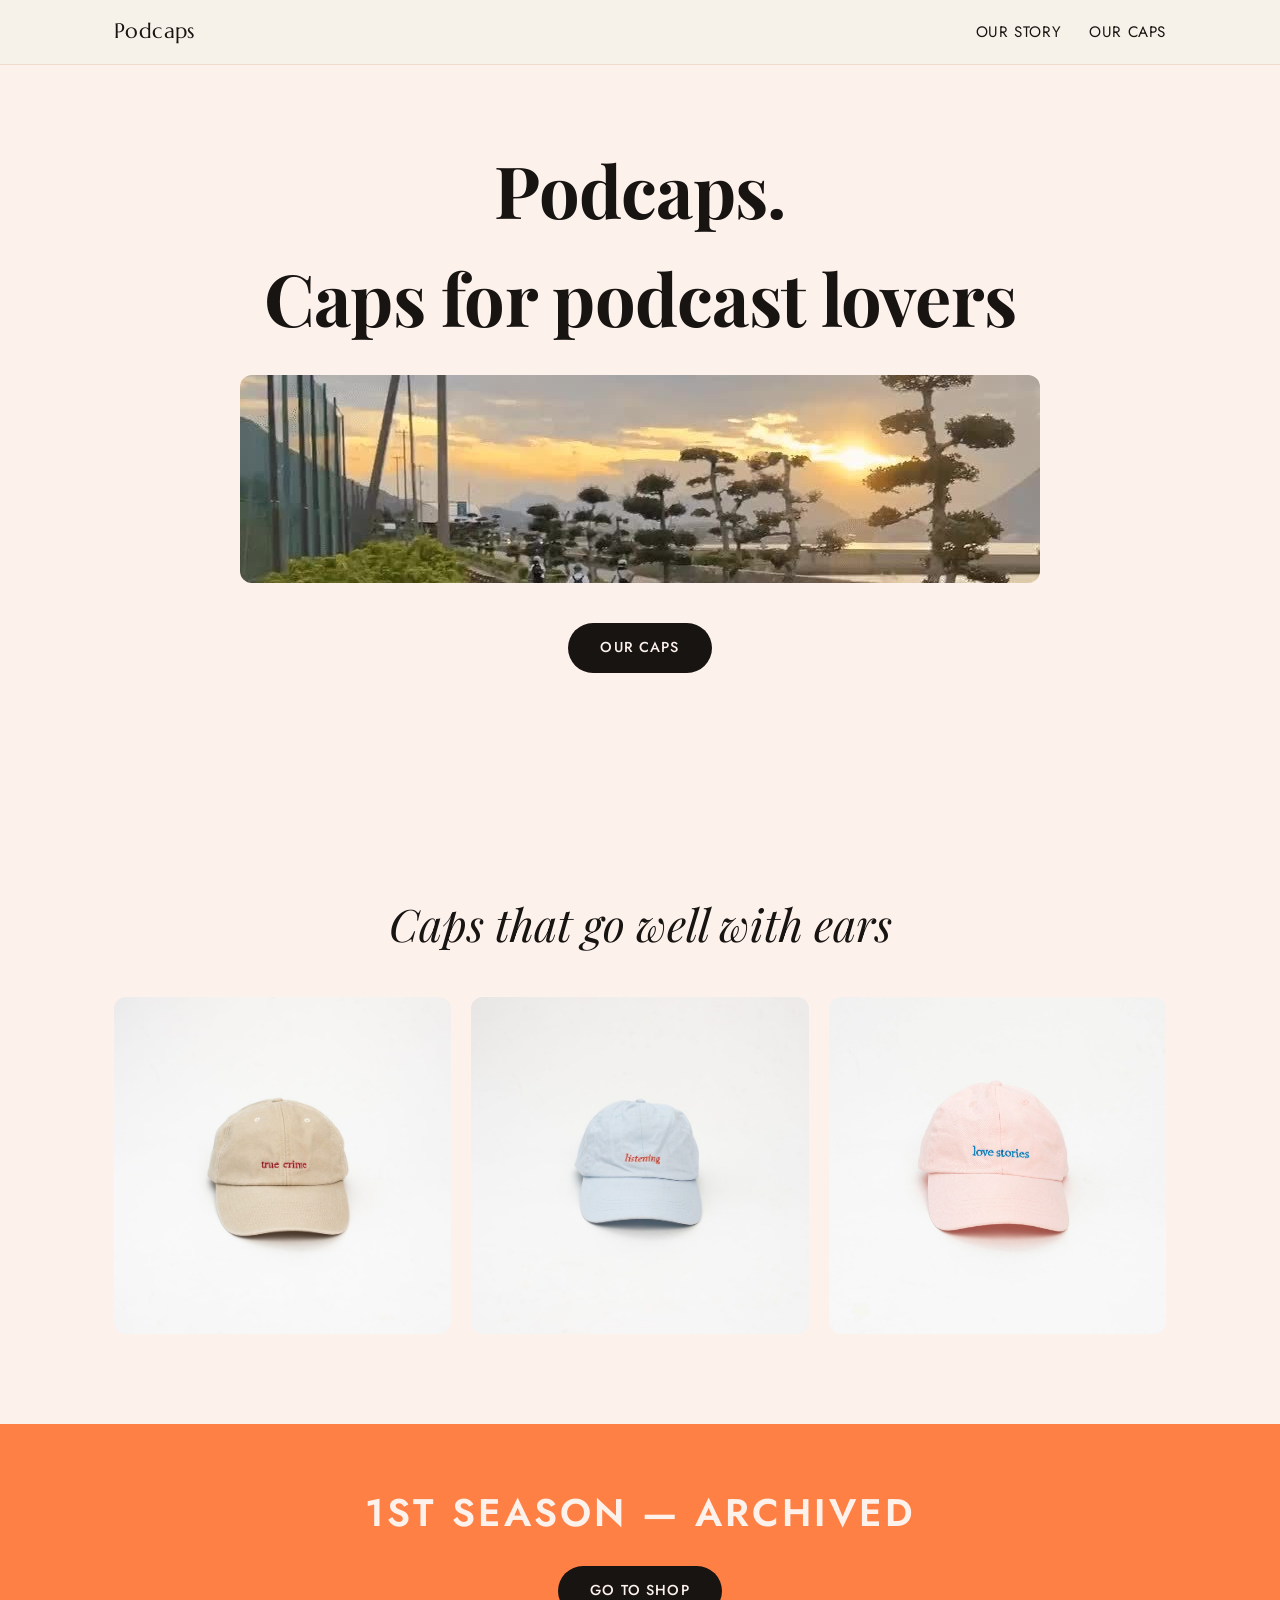
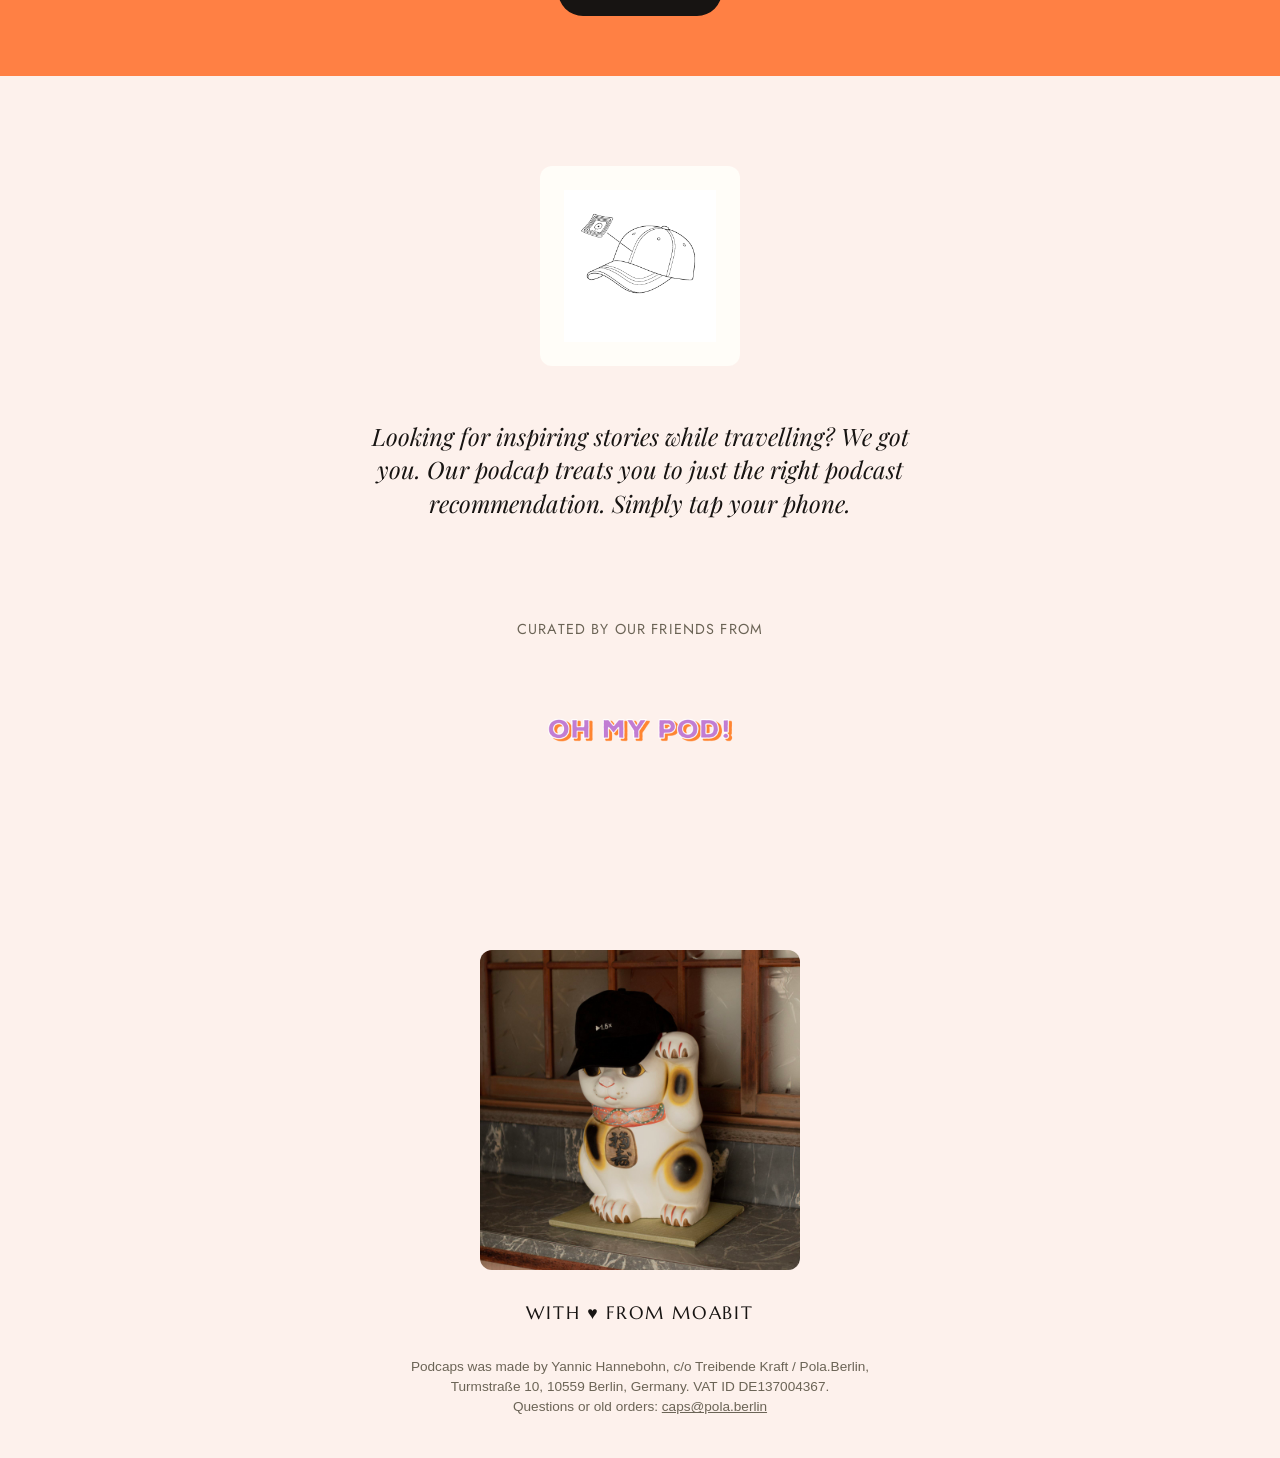
<file: index.html>
<!doctype html>
<html lang="en">
<head>
<meta charset="utf-8">
<meta name="viewport" content="width=device-width, initial-scale=1">
<title>Podcaps — Caps for podcast lovers</title>
<meta name="description" content="Podcaps: embroidered NFC caps for podcast lovers. Tap your cap, get a podcast recommendation. Archived static copy of podcaps.de.">
<link rel="stylesheet" href="css/style.css">
</head>
<body>

<header class="site-header">
  <div class="wrap">
    <a class="logo" href="index.html">Podcaps</a>
    <nav class="nav-links">
      <a href="#story">Our Story</a>
      <a href="shop.html">Our Caps</a>
    </nav>
  </div>
</header>

<section class="hero" id="story">
  <div class="wrap">
    <h1>Podcaps.<br>Caps for podcast lovers</h1>
    <video autoplay loop muted playsinline poster="images/hero-poster.jpg" style="max-width:800px;">
      <source src="images/hero.mp4" type="video/mp4">
    </video>
    <a class="btn" href="shop.html">Our Caps</a>
  </div>
</section>

<section class="highlight">
  <div class="wrap">
    <h2>Caps that go well with ears</h2>
    <div class="highlight-grid">
      <a class="hover-media" href="products/true-crime.html">
        <img class="still" src="images/products/true-crime.jpg" alt="true crime cap">
        <img class="rotate" src="images/products/true-crime-rotate.gif" alt="" aria-hidden="true">
      </a>
      <a class="hover-media" href="products/listening.html">
        <img class="still" src="images/products/listening.jpg" alt="listening cap">
        <img class="rotate" src="images/products/listening-rotate.gif" alt="" aria-hidden="true">
      </a>
      <a class="hover-media" href="products/love-stories.html">
        <img class="still" src="images/products/love-stories.jpg" alt="love stories cap">
        <img class="rotate" src="images/products/love-stories-rotate.gif" alt="" aria-hidden="true">
      </a>
    </div>
  </div>
</section>

<section class="season-banner">
  <div class="wrap">
    <h2>1ST SEASON — ARCHIVED</h2>
    <a class="btn" href="shop.html">Go to shop</a>
  </div>
</section>

<section class="value-prop">
  <div class="wrap value-prop">
    <img src="images/value-prop.jpg" alt="Listening to podcasts while travelling">
    <p>Looking for inspiring stories while travelling? We got you. Our podcap treats you to just the right podcast recommendation. Simply tap your phone.</p>
  </div>
</section>

<section class="partnership">
  <div class="wrap">
    <p>Curated by our friends from</p>
    <div class="partnership-images">
      <a href="https://ohmypod.de" target="_blank" rel="noopener noreferrer">
        <img src="images/partner-logo.png" alt="Oh My Pod logo">
      </a>
    </div>
  </div>
</section>

<footer class="site-footer">
  <div class="wrap">
    <img src="images/footer.jpg" alt="Podcaps — made in Moabit">
    <p class="footer-tagline">WITH ♥ FROM MOABIT</p>
    <p class="imprint">
      Podcaps was made by Yannic Hannebohn, c/o Treibende Kraft / Pola.Berlin,
      Turmstraße 10, 10559 Berlin, Germany. VAT ID DE137004367.<br>
      Questions or old orders: <a href="mailto:caps@pola.berlin">caps@pola.berlin</a>
    </p>
  </div>
</footer>

</body>
</html>
</file>
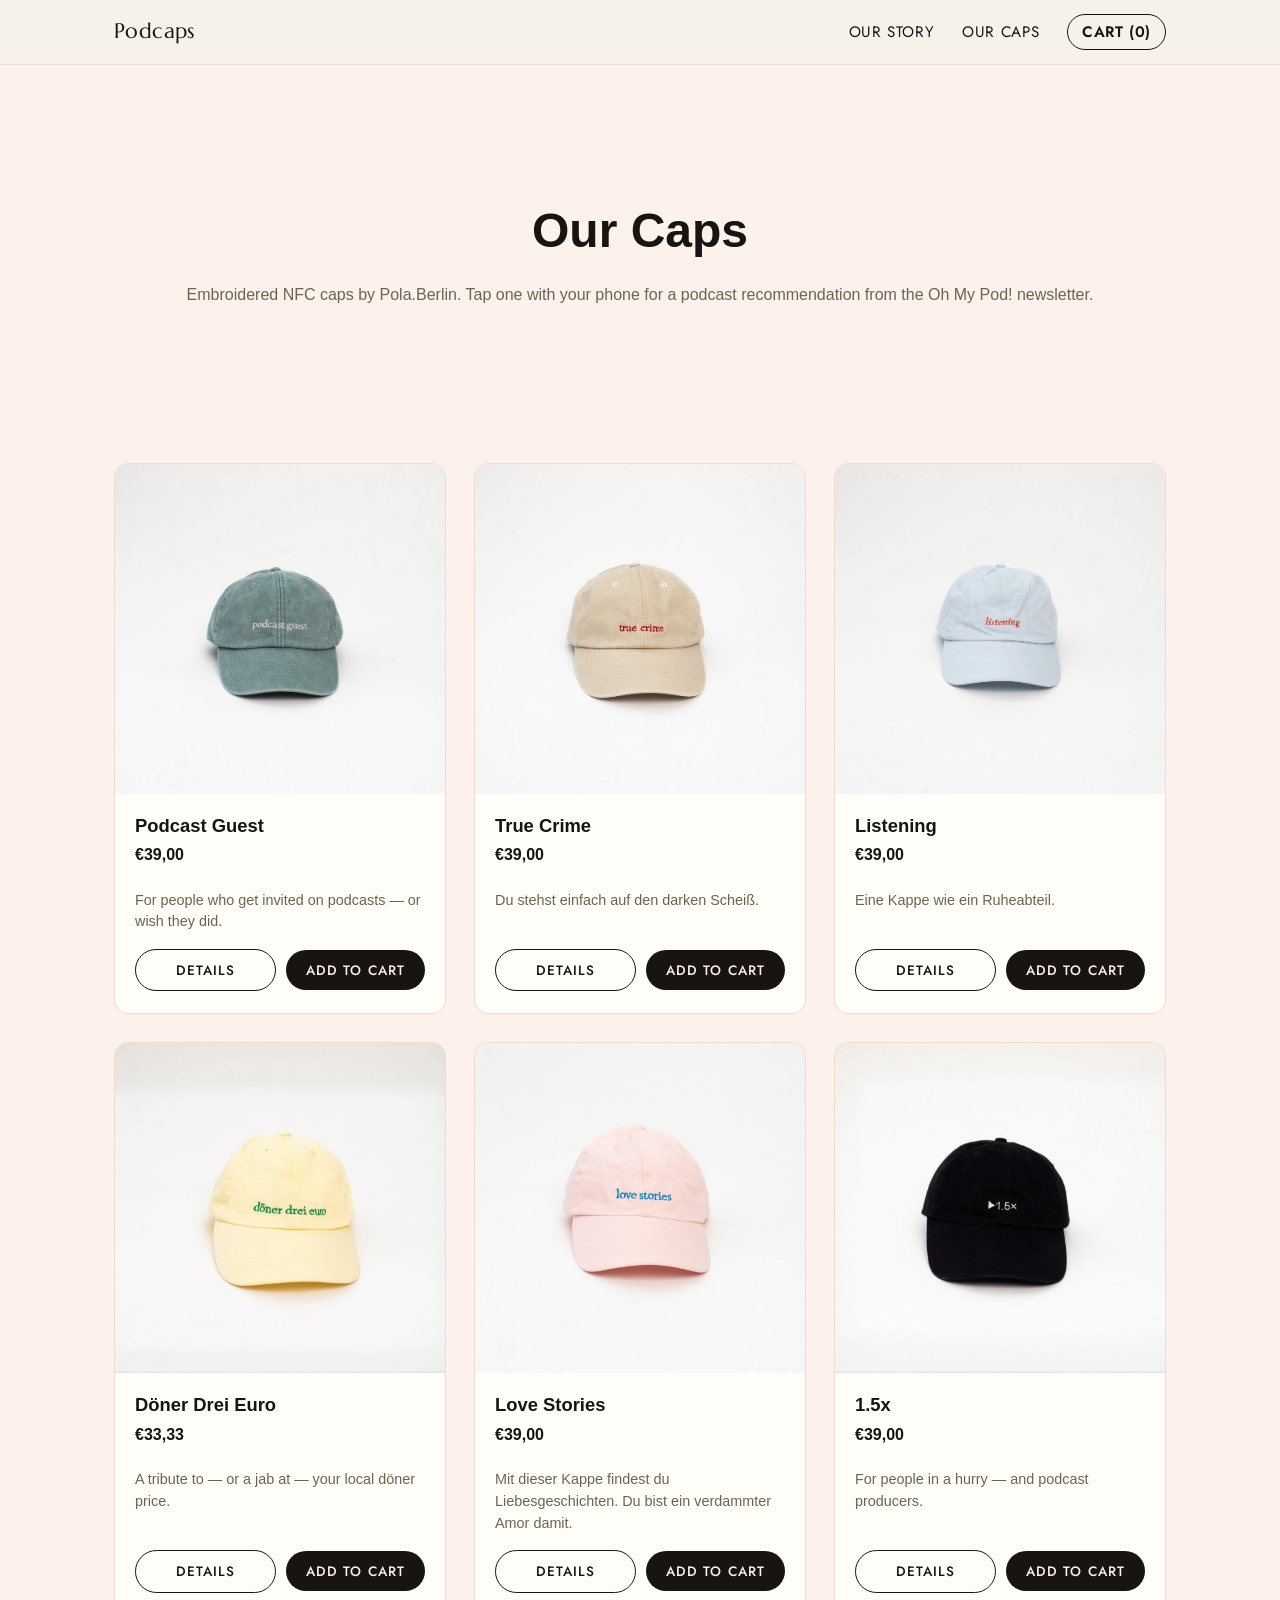
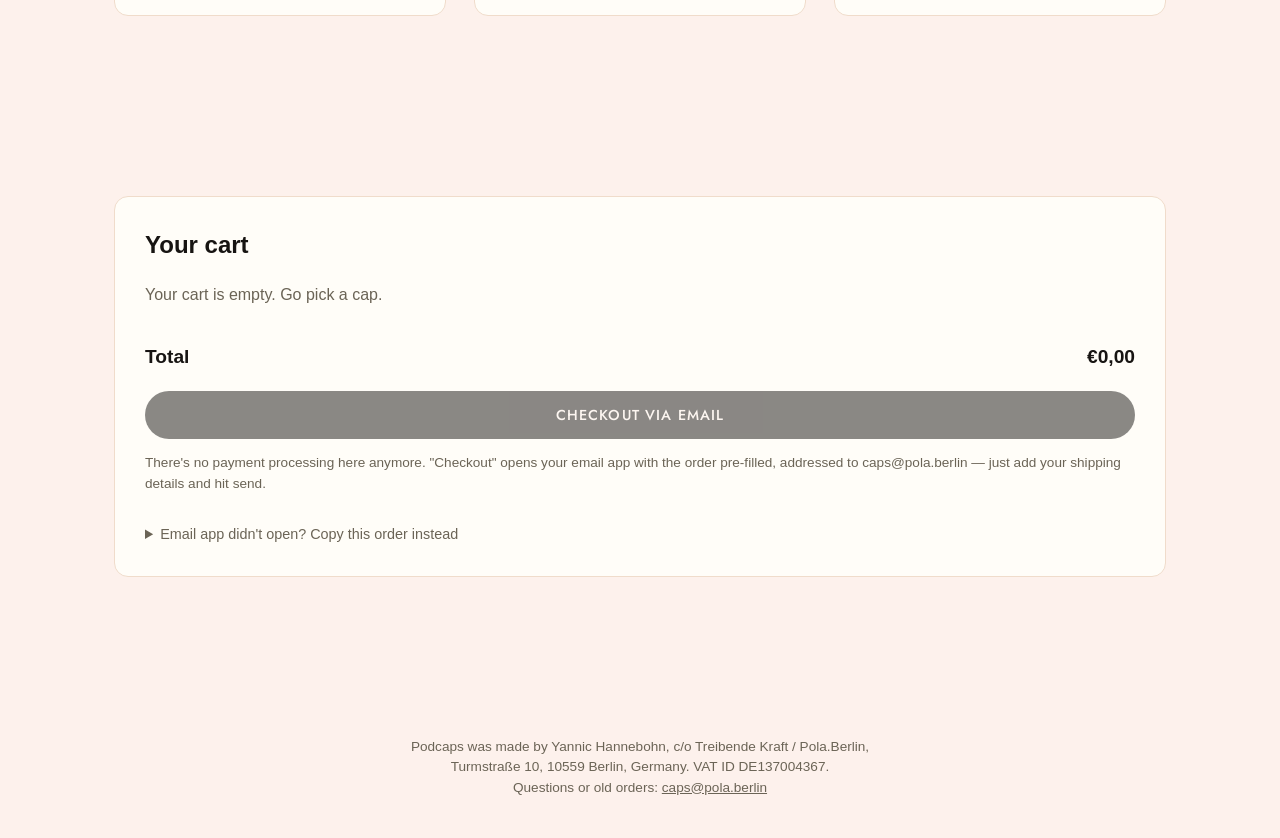
<file: shop.html>
<!doctype html>
<html lang="en">
<head>
<meta charset="utf-8">
<meta name="viewport" content="width=device-width, initial-scale=1">
<title>Our Caps — Podcaps</title>
<meta name="description" content="Browse the archived Podcaps collection — embroidered NFC caps for podcast lovers. No backend, no payments: checkout emails your order to caps@pola.berlin.">
<link rel="stylesheet" href="css/style.css">
</head>
<body>

<header class="site-header">
  <div class="wrap">
    <a class="logo" href="index.html">Podcaps</a>
    <nav class="nav-links">
      <a href="index.html#story">Our Story</a>
      <a href="shop.html">Our Caps</a>
      <a class="cart-pill" href="#cart">Cart (<span data-cart-count>0</span>)</a>
    </nav>
  </div>
</header>

<section class="shop-header">
  <div class="wrap">
    <h1>Our Caps</h1>
    <p>Embroidered NFC caps by Pola.Berlin. Tap one with your phone for a podcast recommendation from the Oh My Pod! newsletter.</p>
  </div>
</section>

<section>
  <div class="wrap product-grid">

    <article class="product-card">
      <a class="hover-media" href="products/podcast-guest.html">
        <img class="still" src="images/products/podcast-guest.jpg" alt="podcast guest cap">
        <img class="rotate" src="images/products/podcast-guest-rotate.gif" alt="" aria-hidden="true">
      </a>
      <div class="card-body">
        <h3><a href="products/podcast-guest.html">podcast guest</a></h3>
        <div class="price">€39,00</div>
        <p class="tagline">For people who get invited on podcasts — or wish they did.</p>
        <div class="card-actions">
          <a class="btn secondary" href="products/podcast-guest.html">Details</a>
          <button class="btn" data-add-to-cart data-slug="podcast-guest" data-name="podcast guest" data-price="39.00">Add to cart</button>
        </div>
      </div>
    </article>

    <article class="product-card">
      <a class="hover-media" href="products/true-crime.html">
        <img class="still" src="images/products/true-crime.jpg" alt="true crime cap">
        <img class="rotate" src="images/products/true-crime-rotate.gif" alt="" aria-hidden="true">
      </a>
      <div class="card-body">
        <h3><a href="products/true-crime.html">true crime</a></h3>
        <div class="price">€39,00</div>
        <p class="tagline">Du stehst einfach auf den darken Scheiß.</p>
        <div class="card-actions">
          <a class="btn secondary" href="products/true-crime.html">Details</a>
          <button class="btn" data-add-to-cart data-slug="true-crime" data-name="true crime" data-price="39.00">Add to cart</button>
        </div>
      </div>
    </article>

    <article class="product-card">
      <a class="hover-media" href="products/listening.html">
        <img class="still" src="images/products/listening.jpg" alt="listening cap">
        <img class="rotate" src="images/products/listening-rotate.gif" alt="" aria-hidden="true">
      </a>
      <div class="card-body">
        <h3><a href="products/listening.html">listening</a></h3>
        <div class="price">€39,00</div>
        <p class="tagline">Eine Kappe wie ein Ruheabteil.</p>
        <div class="card-actions">
          <a class="btn secondary" href="products/listening.html">Details</a>
          <button class="btn" data-add-to-cart data-slug="listening" data-name="listening" data-price="39.00">Add to cart</button>
        </div>
      </div>
    </article>

    <article class="product-card">
      <a class="hover-media" href="products/doener-drei-euro.html">
        <img class="still" src="images/products/doener-drei-euro.jpg" alt="döner drei euro cap">
        <img class="rotate" src="images/products/doener-drei-euro-rotate.gif" alt="" aria-hidden="true">
      </a>
      <div class="card-body">
        <h3><a href="products/doener-drei-euro.html">döner drei euro</a></h3>
        <div class="price">€33,33</div>
        <p class="tagline">A tribute to — or a jab at — your local döner price.</p>
        <div class="card-actions">
          <a class="btn secondary" href="products/doener-drei-euro.html">Details</a>
          <button class="btn" data-add-to-cart data-slug="doener-drei-euro" data-name="döner drei euro" data-price="33.33">Add to cart</button>
        </div>
      </div>
    </article>

    <article class="product-card">
      <a class="hover-media" href="products/love-stories.html">
        <img class="still" src="images/products/love-stories.jpg" alt="love stories cap">
        <img class="rotate" src="images/products/love-stories-rotate.gif" alt="" aria-hidden="true">
      </a>
      <div class="card-body">
        <h3><a href="products/love-stories.html">love stories</a></h3>
        <div class="price">€39,00</div>
        <p class="tagline">Mit dieser Kappe findest du Liebesgeschichten. Du bist ein verdammter Amor damit.</p>
        <div class="card-actions">
          <a class="btn secondary" href="products/love-stories.html">Details</a>
          <button class="btn" data-add-to-cart data-slug="love-stories" data-name="love stories" data-price="39.00">Add to cart</button>
        </div>
      </div>
    </article>

    <article class="product-card">
      <a class="hover-media" href="products/speed-1-5x.html">
        <img class="still" src="images/products/speed-1-5x.jpg" alt="1.5x cap">
        <img class="rotate" src="images/products/speed-1-5x-rotate.gif" alt="" aria-hidden="true">
      </a>
      <div class="card-body">
        <h3><a href="products/speed-1-5x.html">1.5x</a></h3>
        <div class="price">€39,00</div>
        <p class="tagline">For people in a hurry — and podcast producers.</p>
        <div class="card-actions">
          <a class="btn secondary" href="products/speed-1-5x.html">Details</a>
          <button class="btn" data-add-to-cart data-slug="speed-1-5x" data-name="1.5x" data-price="39.00">Add to cart</button>
        </div>
      </div>
    </article>

  </div>
</section>

<section id="cart">
  <div class="wrap">
    <div class="cart-panel">
      <h2>Your cart</h2>
      <div id="cart-items"></div>
      <div class="cart-total">
        <span>Total</span>
        <span id="cart-total">€0,00</span>
      </div>
      <button class="btn" id="checkout-btn" style="width:100%;" disabled>Checkout via email</button>
      <p class="checkout-note">
        There's no payment processing here anymore. "Checkout" opens your email app with the order
        pre-filled, addressed to <a href="mailto:caps@pola.berlin">caps@pola.berlin</a> — just add your
        shipping details and hit send.
      </p>
      <details class="order-fallback">
        <summary>Email app didn't open? Copy this order instead</summary>
        <pre id="order-fallback-text"></pre>
      </details>
    </div>
  </div>
</section>

<footer class="site-footer">
  <div class="wrap">
    <p class="imprint">
      Podcaps was made by Yannic Hannebohn, c/o Treibende Kraft / Pola.Berlin,
      Turmstraße 10, 10559 Berlin, Germany. VAT ID DE137004367.<br>
      Questions or old orders: <a href="mailto:caps@pola.berlin">caps@pola.berlin</a>
    </p>
  </div>
</footer>

<script src="js/cart.js"></script>
</body>
</html>
</file>
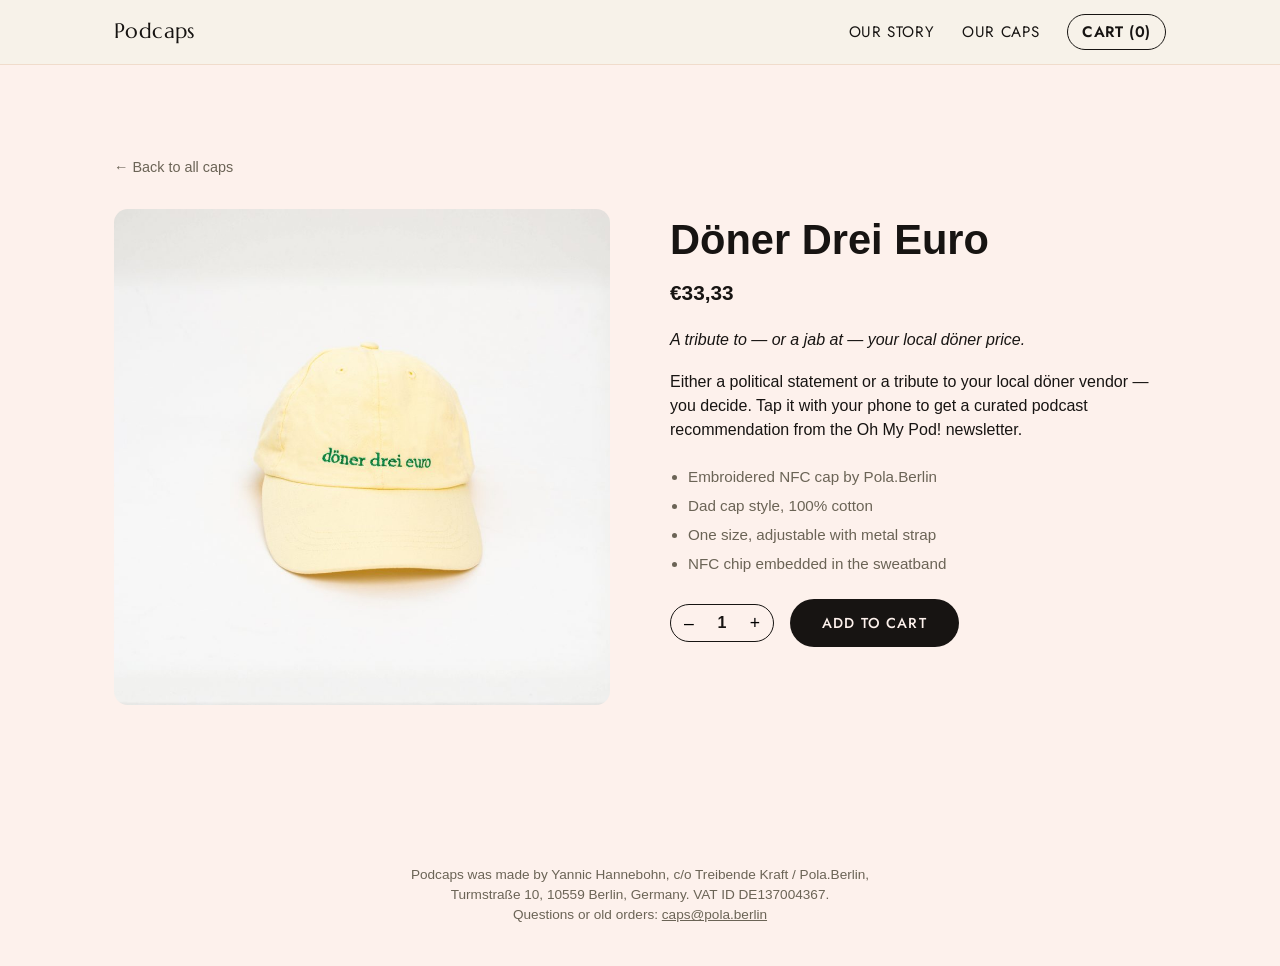
<file: products/doener-drei-euro.html>
<!doctype html>
<html lang="en">
<head>
<meta charset="utf-8">
<meta name="viewport" content="width=device-width, initial-scale=1">
<title>döner drei euro — Podcaps</title>
<meta name="description" content="döner drei euro — embroidered NFC cap by Pola.Berlin. €33,33. Archived Podcaps product page.">
<link rel="stylesheet" href="../css/style.css">
</head>
<body>

<header class="site-header">
  <div class="wrap">
    <a class="logo" href="../index.html">Podcaps</a>
    <nav class="nav-links">
      <a href="../index.html#story">Our Story</a>
      <a href="../shop.html">Our Caps</a>
      <a class="cart-pill" href="../shop.html#cart">Cart (<span data-cart-count>0</span>)</a>
    </nav>
  </div>
</header>

<section>
  <div class="wrap">
    <a class="back-link" href="../shop.html">&larr; Back to all caps</a>
    <div class="product-detail">
      <div class="hover-media">
        <img class="still" src="../images/products/doener-drei-euro.jpg" alt="döner drei euro cap">
        <img class="rotate" src="../images/products/doener-drei-euro-rotate.gif" alt="" aria-hidden="true">
      </div>
      <div>
        <h1>döner drei euro</h1>
        <div class="price">€33,33</div>
        <p class="tagline">A tribute to — or a jab at — your local döner price.</p>
        <p>Either a political statement or a tribute to your local döner vendor — you decide. Tap it with your
          phone to get a curated podcast recommendation from the Oh My Pod! newsletter.</p>
        <ul class="specs">
          <li>Embroidered NFC cap by Pola.Berlin</li>
          <li>Dad cap style, 100% cotton</li>
          <li>One size, adjustable with metal strap</li>
          <li>NFC chip embedded in the sweatband</li>
        </ul>
        <div class="qty-row">
          <div class="qty-control">
            <button onclick="stepQty('doener-drei-euro', -1)" aria-label="Decrease quantity">–</button>
            <span id="qty-doener-drei-euro">1</span>
            <button onclick="stepQty('doener-drei-euro', 1)" aria-label="Increase quantity">+</button>
          </div>
          <button class="btn" data-add-to-cart data-slug="doener-drei-euro" data-name="döner drei euro" data-price="33.33">Add to cart</button>
        </div>
      </div>
    </div>
  </div>
</section>

<footer class="site-footer">
  <div class="wrap">
    <p class="imprint">
      Podcaps was made by Yannic Hannebohn, c/o Treibende Kraft / Pola.Berlin,
      Turmstraße 10, 10559 Berlin, Germany. VAT ID DE137004367.<br>
      Questions or old orders: <a href="mailto:caps@pola.berlin">caps@pola.berlin</a>
    </p>
  </div>
</footer>

<script src="../js/cart.js"></script>
</body>
</html>
</file>
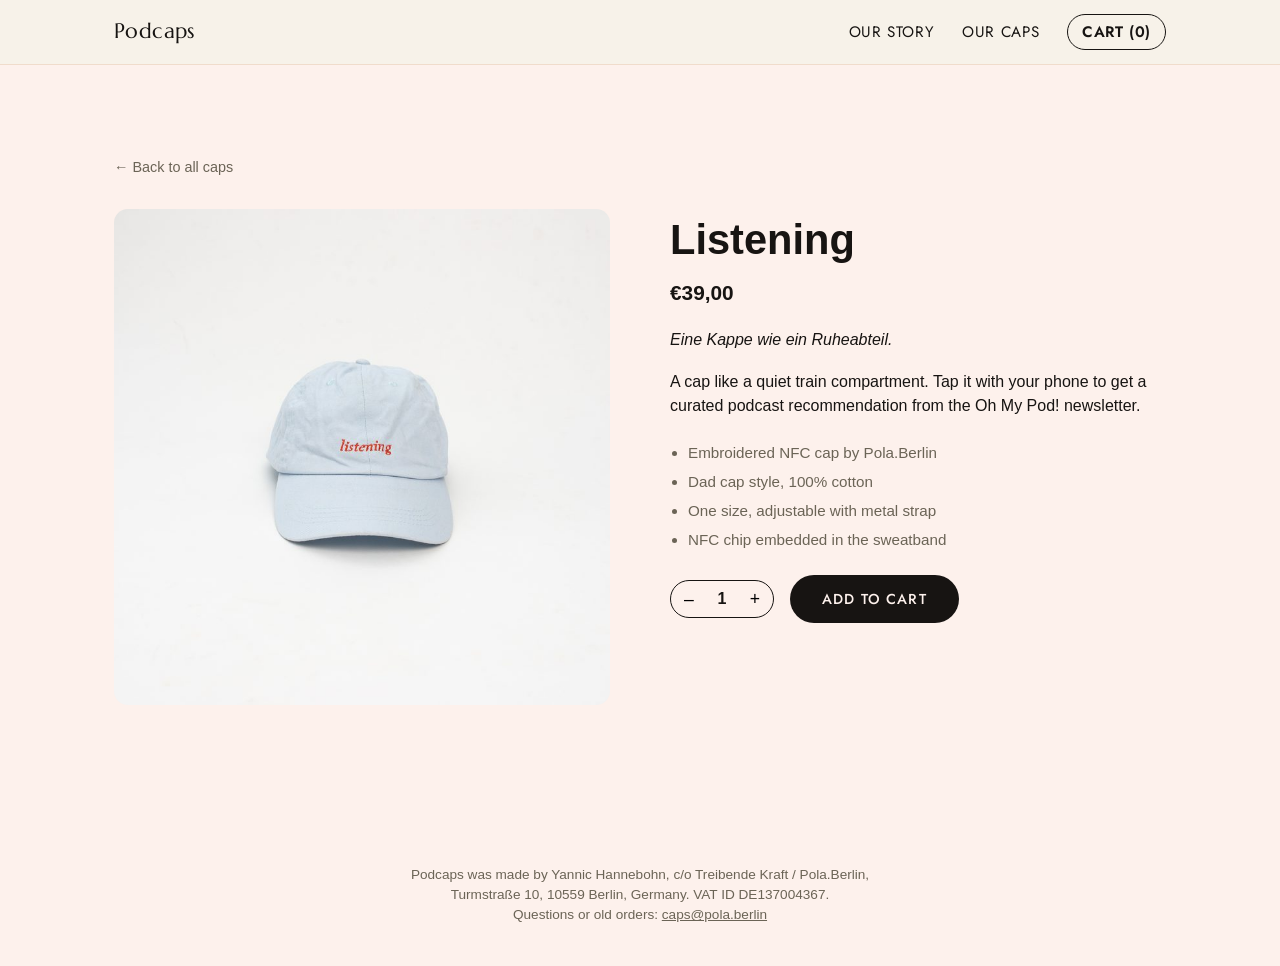
<file: products/listening.html>
<!doctype html>
<html lang="en">
<head>
<meta charset="utf-8">
<meta name="viewport" content="width=device-width, initial-scale=1">
<title>listening — Podcaps</title>
<meta name="description" content="listening — embroidered NFC cap by Pola.Berlin. €39,00. Archived Podcaps product page.">
<link rel="stylesheet" href="../css/style.css">
</head>
<body>

<header class="site-header">
  <div class="wrap">
    <a class="logo" href="../index.html">Podcaps</a>
    <nav class="nav-links">
      <a href="../index.html#story">Our Story</a>
      <a href="../shop.html">Our Caps</a>
      <a class="cart-pill" href="../shop.html#cart">Cart (<span data-cart-count>0</span>)</a>
    </nav>
  </div>
</header>

<section>
  <div class="wrap">
    <a class="back-link" href="../shop.html">&larr; Back to all caps</a>
    <div class="product-detail">
      <div class="hover-media">
        <img class="still" src="../images/products/listening.jpg" alt="listening cap">
        <img class="rotate" src="../images/products/listening-rotate.gif" alt="" aria-hidden="true">
      </div>
      <div>
        <h1>listening</h1>
        <div class="price">€39,00</div>
        <p class="tagline">Eine Kappe wie ein Ruheabteil.</p>
        <p>A cap like a quiet train compartment. Tap it with your phone to get a curated podcast recommendation
          from the Oh My Pod! newsletter.</p>
        <ul class="specs">
          <li>Embroidered NFC cap by Pola.Berlin</li>
          <li>Dad cap style, 100% cotton</li>
          <li>One size, adjustable with metal strap</li>
          <li>NFC chip embedded in the sweatband</li>
        </ul>
        <div class="qty-row">
          <div class="qty-control">
            <button onclick="stepQty('listening', -1)" aria-label="Decrease quantity">–</button>
            <span id="qty-listening">1</span>
            <button onclick="stepQty('listening', 1)" aria-label="Increase quantity">+</button>
          </div>
          <button class="btn" data-add-to-cart data-slug="listening" data-name="listening" data-price="39.00">Add to cart</button>
        </div>
      </div>
    </div>
  </div>
</section>

<footer class="site-footer">
  <div class="wrap">
    <p class="imprint">
      Podcaps was made by Yannic Hannebohn, c/o Treibende Kraft / Pola.Berlin,
      Turmstraße 10, 10559 Berlin, Germany. VAT ID DE137004367.<br>
      Questions or old orders: <a href="mailto:caps@pola.berlin">caps@pola.berlin</a>
    </p>
  </div>
</footer>

<script src="../js/cart.js"></script>
</body>
</html>
</file>
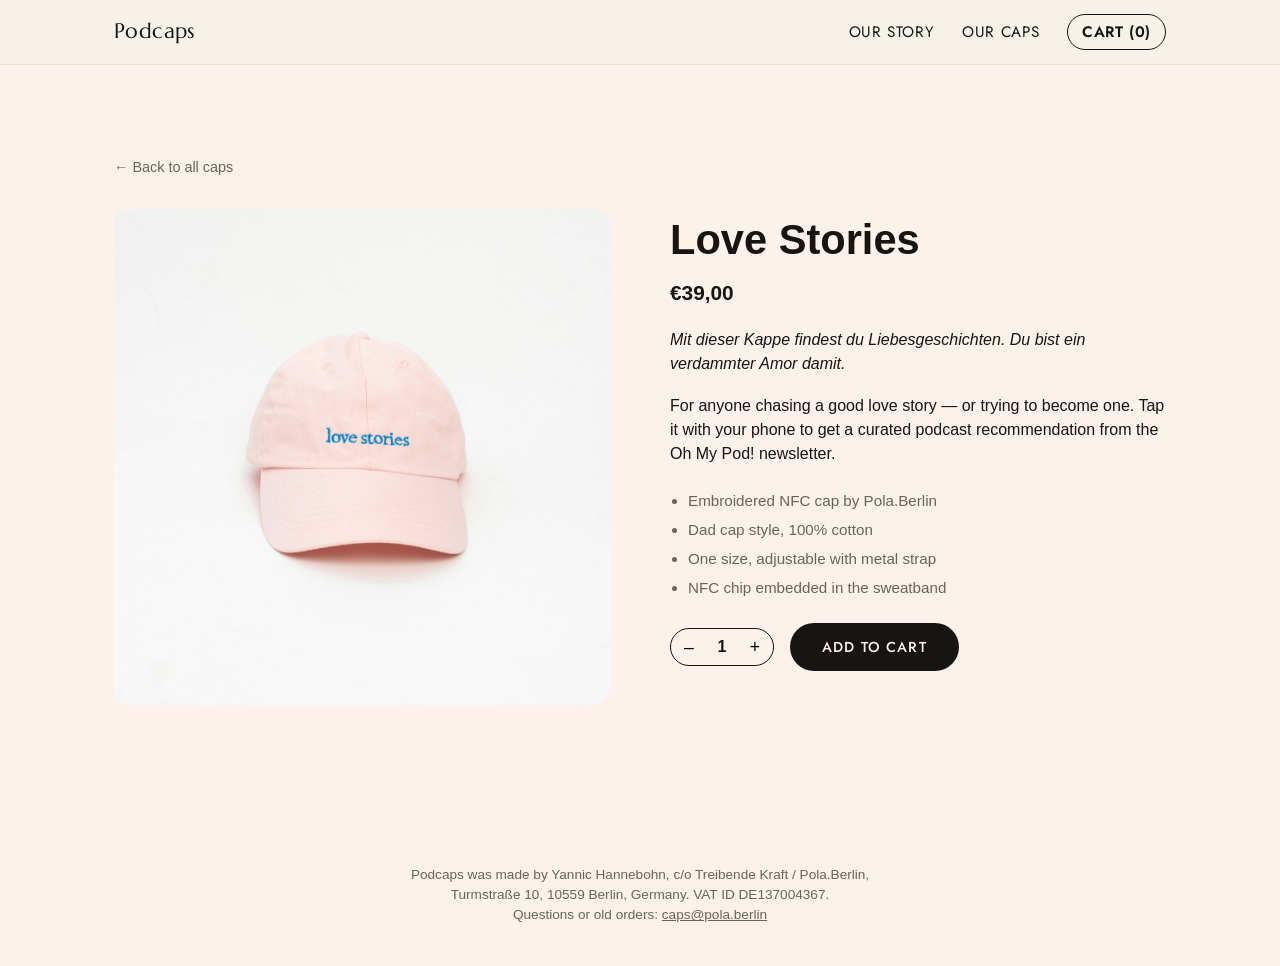
<file: products/love-stories.html>
<!doctype html>
<html lang="en">
<head>
<meta charset="utf-8">
<meta name="viewport" content="width=device-width, initial-scale=1">
<title>love stories — Podcaps</title>
<meta name="description" content="love stories — embroidered NFC cap by Pola.Berlin. €39,00. Archived Podcaps product page.">
<link rel="stylesheet" href="../css/style.css">
</head>
<body>

<header class="site-header">
  <div class="wrap">
    <a class="logo" href="../index.html">Podcaps</a>
    <nav class="nav-links">
      <a href="../index.html#story">Our Story</a>
      <a href="../shop.html">Our Caps</a>
      <a class="cart-pill" href="../shop.html#cart">Cart (<span data-cart-count>0</span>)</a>
    </nav>
  </div>
</header>

<section>
  <div class="wrap">
    <a class="back-link" href="../shop.html">&larr; Back to all caps</a>
    <div class="product-detail">
      <div class="hover-media">
        <img class="still" src="../images/products/love-stories.jpg" alt="love stories cap">
        <img class="rotate" src="../images/products/love-stories-rotate.gif" alt="" aria-hidden="true">
      </div>
      <div>
        <h1>love stories</h1>
        <div class="price">€39,00</div>
        <p class="tagline">Mit dieser Kappe findest du Liebesgeschichten. Du bist ein verdammter Amor damit.</p>
        <p>For anyone chasing a good love story — or trying to become one. Tap it with your phone to get a
          curated podcast recommendation from the Oh My Pod! newsletter.</p>
        <ul class="specs">
          <li>Embroidered NFC cap by Pola.Berlin</li>
          <li>Dad cap style, 100% cotton</li>
          <li>One size, adjustable with metal strap</li>
          <li>NFC chip embedded in the sweatband</li>
        </ul>
        <div class="qty-row">
          <div class="qty-control">
            <button onclick="stepQty('love-stories', -1)" aria-label="Decrease quantity">–</button>
            <span id="qty-love-stories">1</span>
            <button onclick="stepQty('love-stories', 1)" aria-label="Increase quantity">+</button>
          </div>
          <button class="btn" data-add-to-cart data-slug="love-stories" data-name="love stories" data-price="39.00">Add to cart</button>
        </div>
      </div>
    </div>
  </div>
</section>

<footer class="site-footer">
  <div class="wrap">
    <p class="imprint">
      Podcaps was made by Yannic Hannebohn, c/o Treibende Kraft / Pola.Berlin,
      Turmstraße 10, 10559 Berlin, Germany. VAT ID DE137004367.<br>
      Questions or old orders: <a href="mailto:caps@pola.berlin">caps@pola.berlin</a>
    </p>
  </div>
</footer>

<script src="../js/cart.js"></script>
</body>
</html>
</file>
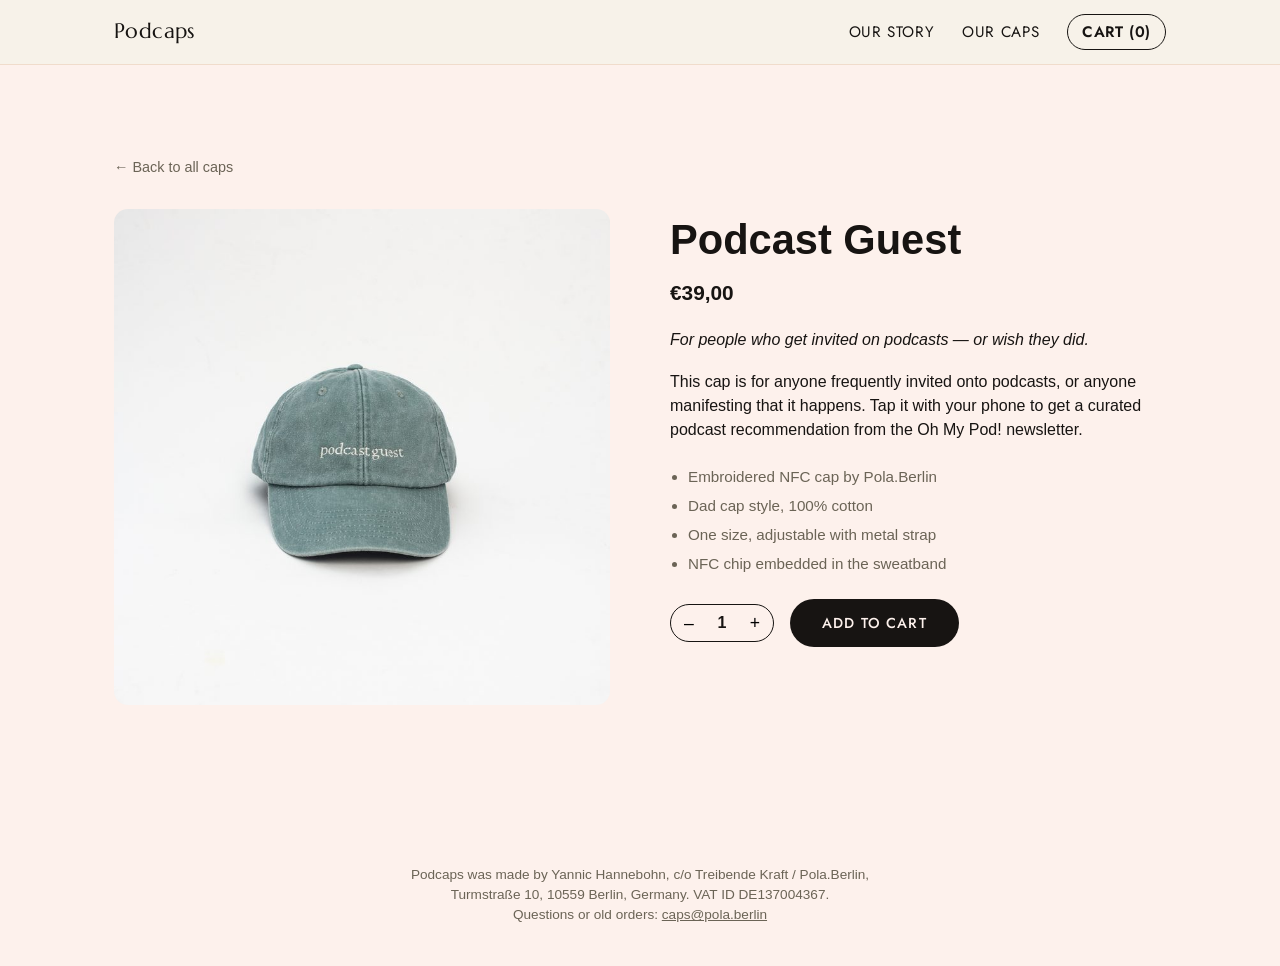
<file: products/podcast-guest.html>
<!doctype html>
<html lang="en">
<head>
<meta charset="utf-8">
<meta name="viewport" content="width=device-width, initial-scale=1">
<title>podcast guest — Podcaps</title>
<meta name="description" content="podcast guest — embroidered NFC cap by Pola.Berlin. €39,00. Archived Podcaps product page.">
<link rel="stylesheet" href="../css/style.css">
</head>
<body>

<header class="site-header">
  <div class="wrap">
    <a class="logo" href="../index.html">Podcaps</a>
    <nav class="nav-links">
      <a href="../index.html#story">Our Story</a>
      <a href="../shop.html">Our Caps</a>
      <a class="cart-pill" href="../shop.html#cart">Cart (<span data-cart-count>0</span>)</a>
    </nav>
  </div>
</header>

<section>
  <div class="wrap">
    <a class="back-link" href="../shop.html">&larr; Back to all caps</a>
    <div class="product-detail">
      <div class="hover-media">
        <img class="still" src="../images/products/podcast-guest.jpg" alt="podcast guest cap">
        <img class="rotate" src="../images/products/podcast-guest-rotate.gif" alt="" aria-hidden="true">
      </div>
      <div>
        <h1>podcast guest</h1>
        <div class="price">€39,00</div>
        <p class="tagline">For people who get invited on podcasts — or wish they did.</p>
        <p>This cap is for anyone frequently invited onto podcasts, or anyone manifesting that it happens. Tap it
          with your phone to get a curated podcast recommendation from the Oh My Pod! newsletter.</p>
        <ul class="specs">
          <li>Embroidered NFC cap by Pola.Berlin</li>
          <li>Dad cap style, 100% cotton</li>
          <li>One size, adjustable with metal strap</li>
          <li>NFC chip embedded in the sweatband</li>
        </ul>
        <div class="qty-row">
          <div class="qty-control">
            <button onclick="stepQty('podcast-guest', -1)" aria-label="Decrease quantity">–</button>
            <span id="qty-podcast-guest">1</span>
            <button onclick="stepQty('podcast-guest', 1)" aria-label="Increase quantity">+</button>
          </div>
          <button class="btn" data-add-to-cart data-slug="podcast-guest" data-name="podcast guest" data-price="39.00">Add to cart</button>
        </div>
      </div>
    </div>
  </div>
</section>

<footer class="site-footer">
  <div class="wrap">
    <p class="imprint">
      Podcaps was made by Yannic Hannebohn, c/o Treibende Kraft / Pola.Berlin,
      Turmstraße 10, 10559 Berlin, Germany. VAT ID DE137004367.<br>
      Questions or old orders: <a href="mailto:caps@pola.berlin">caps@pola.berlin</a>
    </p>
  </div>
</footer>

<script src="../js/cart.js"></script>
</body>
</html>
</file>
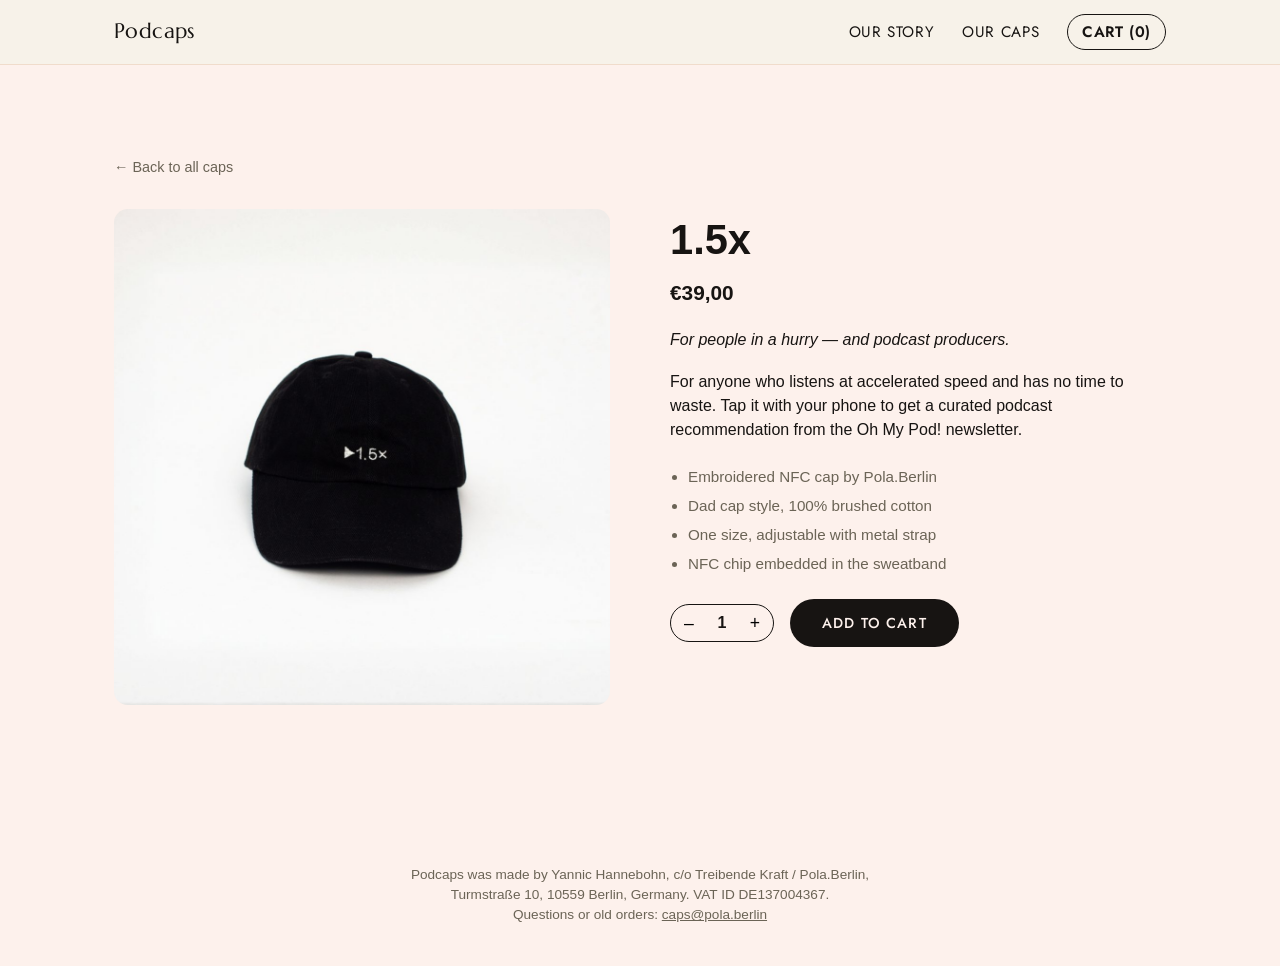
<file: products/speed-1-5x.html>
<!doctype html>
<html lang="en">
<head>
<meta charset="utf-8">
<meta name="viewport" content="width=device-width, initial-scale=1">
<title>1.5x — Podcaps</title>
<meta name="description" content="1.5x — embroidered NFC cap by Pola.Berlin. €39,00. Archived Podcaps product page.">
<link rel="stylesheet" href="../css/style.css">
</head>
<body>

<header class="site-header">
  <div class="wrap">
    <a class="logo" href="../index.html">Podcaps</a>
    <nav class="nav-links">
      <a href="../index.html#story">Our Story</a>
      <a href="../shop.html">Our Caps</a>
      <a class="cart-pill" href="../shop.html#cart">Cart (<span data-cart-count>0</span>)</a>
    </nav>
  </div>
</header>

<section>
  <div class="wrap">
    <a class="back-link" href="../shop.html">&larr; Back to all caps</a>
    <div class="product-detail">
      <div class="hover-media">
        <img class="still" src="../images/products/speed-1-5x.jpg" alt="1.5x cap">
        <img class="rotate" src="../images/products/speed-1-5x-rotate.gif" alt="" aria-hidden="true">
      </div>
      <div>
        <h1>1.5x</h1>
        <div class="price">€39,00</div>
        <p class="tagline">For people in a hurry — and podcast producers.</p>
        <p>For anyone who listens at accelerated speed and has no time to waste. Tap it with your phone to get a
          curated podcast recommendation from the Oh My Pod! newsletter.</p>
        <ul class="specs">
          <li>Embroidered NFC cap by Pola.Berlin</li>
          <li>Dad cap style, 100% brushed cotton</li>
          <li>One size, adjustable with metal strap</li>
          <li>NFC chip embedded in the sweatband</li>
        </ul>
        <div class="qty-row">
          <div class="qty-control">
            <button onclick="stepQty('speed-1-5x', -1)" aria-label="Decrease quantity">–</button>
            <span id="qty-speed-1-5x">1</span>
            <button onclick="stepQty('speed-1-5x', 1)" aria-label="Increase quantity">+</button>
          </div>
          <button class="btn" data-add-to-cart data-slug="speed-1-5x" data-name="1.5x" data-price="39.00">Add to cart</button>
        </div>
      </div>
    </div>
  </div>
</section>

<footer class="site-footer">
  <div class="wrap">
    <p class="imprint">
      Podcaps was made by Yannic Hannebohn, c/o Treibende Kraft / Pola.Berlin,
      Turmstraße 10, 10559 Berlin, Germany. VAT ID DE137004367.<br>
      Questions or old orders: <a href="mailto:caps@pola.berlin">caps@pola.berlin</a>
    </p>
  </div>
</footer>

<script src="../js/cart.js"></script>
</body>
</html>
</file>
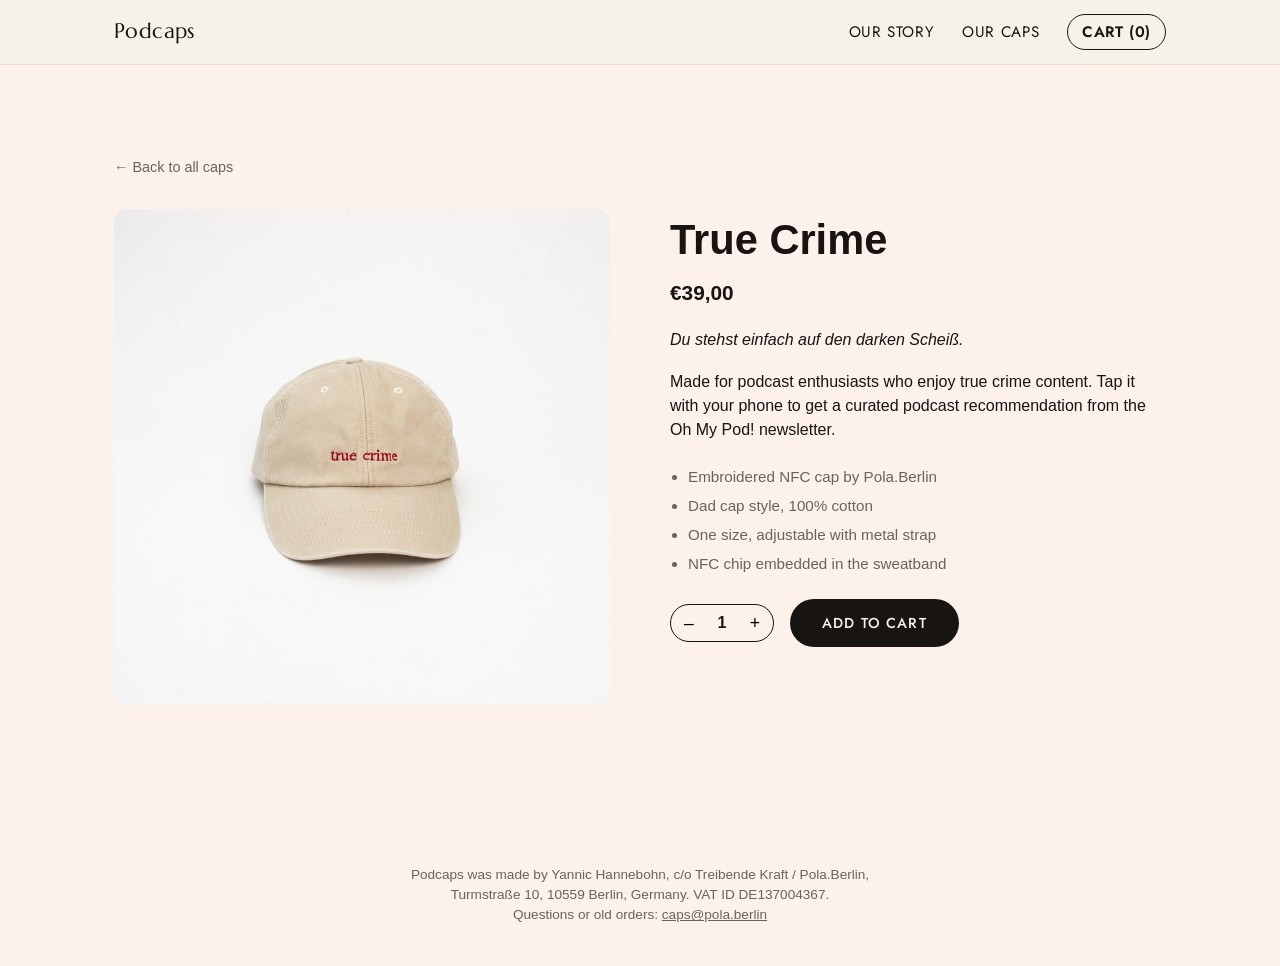
<file: products/true-crime.html>
<!doctype html>
<html lang="en">
<head>
<meta charset="utf-8">
<meta name="viewport" content="width=device-width, initial-scale=1">
<title>true crime — Podcaps</title>
<meta name="description" content="true crime — embroidered NFC cap by Pola.Berlin. €39,00. Archived Podcaps product page.">
<link rel="stylesheet" href="../css/style.css">
</head>
<body>

<header class="site-header">
  <div class="wrap">
    <a class="logo" href="../index.html">Podcaps</a>
    <nav class="nav-links">
      <a href="../index.html#story">Our Story</a>
      <a href="../shop.html">Our Caps</a>
      <a class="cart-pill" href="../shop.html#cart">Cart (<span data-cart-count>0</span>)</a>
    </nav>
  </div>
</header>

<section>
  <div class="wrap">
    <a class="back-link" href="../shop.html">&larr; Back to all caps</a>
    <div class="product-detail">
      <div class="hover-media">
        <img class="still" src="../images/products/true-crime.jpg" alt="true crime cap">
        <img class="rotate" src="../images/products/true-crime-rotate.gif" alt="" aria-hidden="true">
      </div>
      <div>
        <h1>true crime</h1>
        <div class="price">€39,00</div>
        <p class="tagline">Du stehst einfach auf den darken Scheiß.</p>
        <p>Made for podcast enthusiasts who enjoy true crime content. Tap it with your phone to get a curated
          podcast recommendation from the Oh My Pod! newsletter.</p>
        <ul class="specs">
          <li>Embroidered NFC cap by Pola.Berlin</li>
          <li>Dad cap style, 100% cotton</li>
          <li>One size, adjustable with metal strap</li>
          <li>NFC chip embedded in the sweatband</li>
        </ul>
        <div class="qty-row">
          <div class="qty-control">
            <button onclick="stepQty('true-crime', -1)" aria-label="Decrease quantity">–</button>
            <span id="qty-true-crime">1</span>
            <button onclick="stepQty('true-crime', 1)" aria-label="Increase quantity">+</button>
          </div>
          <button class="btn" data-add-to-cart data-slug="true-crime" data-name="true crime" data-price="39.00">Add to cart</button>
        </div>
      </div>
    </div>
  </div>
</section>

<footer class="site-footer">
  <div class="wrap">
    <p class="imprint">
      Podcaps was made by Yannic Hannebohn, c/o Treibende Kraft / Pola.Berlin,
      Turmstraße 10, 10559 Berlin, Germany. VAT ID DE137004367.<br>
      Questions or old orders: <a href="mailto:caps@pola.berlin">caps@pola.berlin</a>
    </p>
  </div>
</footer>

<script src="../js/cart.js"></script>
</body>
</html>
</file>
<file: css/style.css>
@font-face {
  font-family: "Playfair Display";
  font-style: normal;
  font-weight: 400 700;
  font-display: swap;
  src: url("../fonts/playfair-latin-normal.woff2") format("woff2");
}

@font-face {
  font-family: "Playfair Display";
  font-style: italic;
  font-weight: 400;
  font-display: swap;
  src: url("../fonts/playfair-latin-italic-400.woff2") format("woff2");
}

@font-face {
  font-family: "Marcellus";
  font-style: normal;
  font-weight: 400;
  font-display: swap;
  src: url("../fonts/marcellus-latin-400.woff2") format("woff2");
}

@font-face {
  font-family: "Jost";
  font-style: normal;
  font-weight: 400 700;
  font-display: swap;
  src: url("../fonts/jost-latin.woff2") format("woff2");
}

:root {
  /* real brand colors, pulled from podcaps.de's own stylesheet */
  --cream: #fdf1ec;
  --ink: #171412;
  --accent: #ff8044;
  --accent-soft: #fe9361;
  --line: #f0dccb;
  --muted: #6b6456;
  --font-display: "Playfair Display", Georgia, serif;
  --font-accent: "Marcellus", Georgia, serif;
  --font-button: "Jost", "Futura", "Helvetica Neue", sans-serif;
}

* {
  box-sizing: border-box;
}

html {
  scroll-behavior: smooth;
}

body {
  margin: 0;
  font-family: "Helvetica Neue", Arial, sans-serif;
  background: var(--cream);
  color: var(--ink);
  line-height: 1.5;
}

a {
  color: inherit;
  text-decoration: none;
}

img, video {
  max-width: 100%;
  display: block;
}

.wrap {
  max-width: 1100px;
  margin: 0 auto;
  padding: 0 24px;
}

/* ---------- header ---------- */

.site-header {
  position: sticky;
  top: 0;
  z-index: 10;
  background: rgba(247, 242, 233, 0.92);
  backdrop-filter: blur(6px);
  border-bottom: 1px solid var(--line);
}

.site-header .wrap {
  display: flex;
  align-items: center;
  justify-content: space-between;
  min-height: 64px;
}

.logo {
  font-family: var(--font-accent);
  font-weight: 400;
  letter-spacing: 0.02em;
  font-size: 1.3rem;
}

.nav-links {
  display: flex;
  align-items: center;
  gap: 28px;
  font-family: var(--font-button);
  font-size: 0.95rem;
  text-transform: uppercase;
  letter-spacing: 0.04em;
}

.nav-links a:hover {
  color: var(--accent);
}

.cart-pill {
  border: 1px solid var(--ink);
  border-radius: 999px;
  padding: 6px 14px;
  font-weight: 600;
}

/* ---------- sections ---------- */

section {
  padding: 90px 0;
}

.hero {
  text-align: center;
  padding-top: 70px;
}

.hero h1 {
  font-family: var(--font-display);
  font-weight: 700;
  font-size: clamp(2.4rem, 6vw, 4.5rem);
  margin: 0 0 24px;
  letter-spacing: -0.01em;
}

.hero video, .hero img {
  margin: 0 auto 40px;
  border-radius: 12px;
}

.btn {
  display: inline-block;
  background: var(--ink);
  color: var(--cream);
  padding: 14px 32px;
  border-radius: 999px;
  font-family: var(--font-button);
  font-weight: 500;
  text-transform: uppercase;
  letter-spacing: 0.08em;
  border: none;
  cursor: pointer;
  font-size: 0.9rem;
}

.btn:hover {
  background: var(--accent);
}

.btn.secondary {
  background: transparent;
  color: var(--ink);
  border: 1px solid var(--ink);
}

.btn.secondary:hover {
  background: var(--ink);
  color: var(--cream);
}

.btn:disabled {
  opacity: 0.5;
  cursor: default;
}

.highlight {
  text-align: center;
}

.highlight h2 {
  font-family: var(--font-display);
  font-weight: 400;
  font-style: italic;
  font-size: clamp(1.8rem, 4vw, 2.8rem);
  margin-bottom: 40px;
}

.highlight-grid {
  display: grid;
  grid-template-columns: repeat(3, 1fr);
  gap: 20px;
  align-items: center;
}

.highlight-grid .hover-media {
  border-radius: 12px;
}

.season-banner {
  background: var(--accent);
  color: var(--cream);
  text-align: center;
  padding: 60px 0;
}

.season-banner h2 {
  font-family: var(--font-button);
  font-weight: 600;
  font-size: clamp(1.6rem, 4vw, 2.4rem);
  margin: 0 0 24px;
  letter-spacing: 0.08em;
}

.season-banner .btn {
  background: var(--ink);
}

.value-prop {
  display: flex;
  flex-direction: column;
  align-items: center;
  text-align: center;
  gap: 30px;
  padding-bottom: 20px;
}

.value-prop img {
  border-radius: 12px;
  width: 200px;
  height: 200px;
  object-fit: contain;
  background: #fffdf8;
  padding: 24px;
}

.value-prop p {
  font-family: var(--font-display);
  font-style: italic;
  font-size: 1.5rem;
  line-height: 1.4;
  max-width: 560px;
}

.partnership {
  text-align: center;
  padding-top: 20px;
}

.partnership p {
  font-family: var(--font-button);
  color: var(--muted);
  margin-bottom: 30px;
  text-transform: uppercase;
  letter-spacing: 0.08em;
  font-size: 0.9rem;
}

.partnership-images {
  display: flex;
  justify-content: center;
  align-items: center;
  gap: 40px;
  flex-wrap: wrap;
}

.partnership-images img {
  max-height: 120px;
  width: auto;
  border-radius: 8px;
}

footer.site-footer {
  padding: 70px 0 40px;
  text-align: center;
}

footer.site-footer img {
  margin: 0 auto 30px;
  max-width: 320px;
  border-radius: 12px;
}

.footer-tagline {
  font-family: var(--font-accent);
  font-weight: 400;
  font-size: 1.1rem;
  letter-spacing: 0.1em;
  margin-bottom: 30px;
}

.imprint {
  font-size: 0.85rem;
  color: var(--muted);
  max-width: 480px;
  margin: 0 auto;
}

.imprint a {
  text-decoration: underline;
}

/* ---------- shop ---------- */

.shop-header {
  text-align: center;
  padding-bottom: 50px;
}

.shop-header h1 {
  font-size: clamp(2rem, 5vw, 3rem);
  margin-bottom: 10px;
}

.shop-header p {
  color: var(--muted);
}

.product-grid {
  display: grid;
  grid-template-columns: repeat(3, 1fr);
  gap: 28px;
}

.product-card {
  background: #fffdf8;
  border: 1px solid var(--line);
  border-radius: 14px;
  overflow: hidden;
  display: flex;
  flex-direction: column;
}

.hover-media {
  position: relative;
  display: block;
  aspect-ratio: 1 / 1;
  overflow: hidden;
}

.hover-media img {
  position: absolute;
  inset: 0;
  width: 100%;
  height: 100%;
  object-fit: cover;
  transition: opacity 0.2s ease;
}

.hover-media img.rotate {
  opacity: 0;
}

.hover-media:hover img.still {
  opacity: 0;
}

.hover-media:hover img.rotate {
  opacity: 1;
}

.product-card .card-body {
  padding: 18px 20px 22px;
  flex: 1;
  display: flex;
  flex-direction: column;
}

.product-card h3 {
  margin: 0 0 4px;
  font-size: 1.15rem;
  text-transform: capitalize;
}

.product-card .price {
  font-weight: 700;
  margin-bottom: 8px;
}

.product-card .tagline {
  color: var(--muted);
  font-size: 0.9rem;
  flex: 1;
  margin-bottom: 16px;
}

.product-card .card-actions {
  display: flex;
  gap: 10px;
  align-items: center;
}

.product-card .card-actions .btn {
  flex: 1;
  padding: 10px 18px;
  font-size: 0.85rem;
  text-align: center;
}

/* ---------- product detail ---------- */

.product-detail {
  display: grid;
  grid-template-columns: 1fr 1fr;
  gap: 60px;
  align-items: start;
}

.product-detail .hover-media {
  border-radius: 14px;
}

.product-detail h1 {
  font-size: clamp(1.8rem, 4vw, 2.6rem);
  text-transform: capitalize;
  margin: 0 0 6px;
}

.product-detail .price {
  font-size: 1.3rem;
  font-weight: 700;
  margin-bottom: 20px;
}

.product-detail .tagline {
  font-style: italic;
  margin-bottom: 18px;
}

.product-detail .specs {
  color: var(--muted);
  font-size: 0.95rem;
  margin: 24px 0;
  padding-left: 18px;
}

.product-detail .specs li {
  margin-bottom: 6px;
}

.product-detail .qty-row {
  display: flex;
  align-items: center;
  gap: 16px;
  margin: 24px 0;
}

.qty-control {
  display: flex;
  align-items: center;
  border: 1px solid var(--ink);
  border-radius: 999px;
  overflow: hidden;
}

.qty-control button {
  background: none;
  border: none;
  width: 36px;
  height: 36px;
  font-size: 1.1rem;
  cursor: pointer;
}

.qty-control span {
  min-width: 30px;
  text-align: center;
  font-weight: 700;
}

.back-link {
  display: inline-block;
  margin-bottom: 30px;
  color: var(--muted);
  font-size: 0.9rem;
}

.back-link:hover {
  color: var(--accent);
}

/* ---------- cart ---------- */

.cart-panel {
  background: #fffdf8;
  border: 1px solid var(--line);
  border-radius: 14px;
  padding: 30px;
}

.cart-panel h2 {
  margin-top: 0;
}

.cart-empty {
  color: var(--muted);
}

.cart-line {
  display: flex;
  align-items: center;
  gap: 16px;
  padding: 14px 0;
  border-bottom: 1px solid var(--line);
}

.cart-line img {
  width: 64px;
  height: 64px;
  object-fit: cover;
  border-radius: 8px;
}

.cart-line .line-name {
  flex: 1;
  text-transform: capitalize;
  font-weight: 600;
}

.cart-line .line-price {
  color: var(--muted);
  font-size: 0.9rem;
}

.cart-line .line-remove {
  color: var(--muted);
  font-size: 0.85rem;
  cursor: pointer;
  border: none;
  background: none;
  text-decoration: underline;
}

.cart-total {
  display: flex;
  justify-content: space-between;
  font-size: 1.2rem;
  font-weight: 700;
  padding: 20px 0;
}

.checkout-note {
  color: var(--muted);
  font-size: 0.85rem;
  margin-top: 14px;
}

.order-fallback {
  margin-top: 30px;
}

.order-fallback summary {
  cursor: pointer;
  color: var(--muted);
  font-size: 0.9rem;
}

.order-fallback pre {
  background: var(--cream);
  border: 1px solid var(--line);
  border-radius: 10px;
  padding: 16px;
  white-space: pre-wrap;
  font-size: 0.85rem;
  margin-top: 12px;
}

@media (max-width: 760px) {
  .highlight-grid,
  .value-prop,
  .product-detail {
    grid-template-columns: 1fr;
  }

  .product-grid {
    grid-template-columns: repeat(2, 1fr);
  }

  section {
    padding: 60px 0;
  }
}

@media (max-width: 480px) {
  .product-grid {
    grid-template-columns: 1fr;
  }

  .nav-links {
    gap: 16px;
    font-size: 0.85rem;
  }
}
</file>
